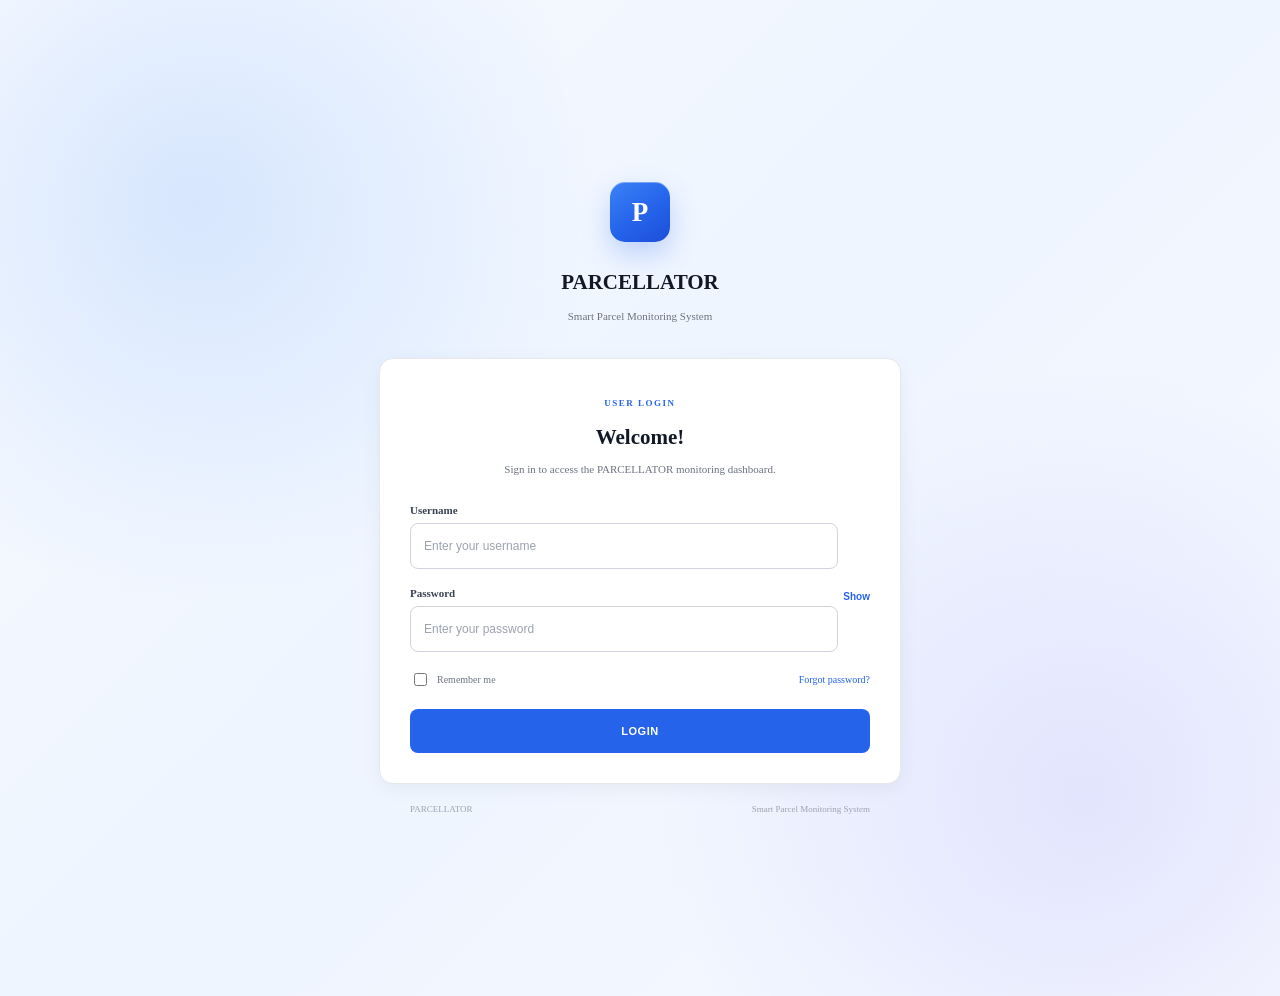
<file: index.html>
<!DOCTYPE html>

<html lang="en">

<head>

    <meta charset="UTF-8">
    <meta name="viewport" content="width=device-width, initial-scale=1.0">

    <title>PARCELLATOR - Login</title>

    <link rel="stylesheet" href="style.css?v=2">

</head>


<body class="login-page">


<main class="login-container">


    <!-- Logo -->
    <div class="login-logo">
        P
    </div>


    <!-- Brand -->
    <div class="login-brand">

        <h1>
            PARCELLATOR
        </h1>

        <p>
            Smart Parcel Monitoring System
        </p>

    </div>


    <!-- Login Card -->
    <section class="login-card">


        <div class="login-heading">

            <p class="login-label">
                USER LOGIN
            </p>

            <h2>
               Welcome!
            </h2>

            <p>
                Sign in to access the PARCELLATOR monitoring dashboard.
            </p>

        </div>


        <!-- Login Form -->
        <form id="loginForm">


            <!-- Username -->
            <div class="form-group">

                <label for="username">
                    Username
                </label>

                <input
                    type="text"
                    id="username"
                    placeholder="Enter your username"
                    autocomplete="username"
                >

            </div>


            <!-- Password -->
            <div class="form-group">

                <div class="password-label">

                    <label for="password">
                        Password
                    </label>

                    <button
                        type="button"
                        id="togglePassword"
                        class="show-password"
                    >
                        Show
                    </button>

                </div>

                <input
                    type="password"
                    id="password"
                    placeholder="Enter your password"
                    autocomplete="current-password"
                >

            </div>


            <!-- Remember Me -->
            <div class="login-options">

                <label class="remember-me">

                    <input
                        type="checkbox"
                        id="rememberMe"
                    >

                    <span>
                        Remember me
                    </span>

                </label>


                <a href="#" class="forgot-password">
                    Forgot password?
                </a>

            </div>


            <!-- Login Button -->
            <button
                type="submit"
                class="login-button"
            >
                LOGIN
            </button>


        </form>

    </section>


    <!-- Footer -->
    <footer class="login-footer">

        <span>
            PARCELLATOR
        </span>

        <span>
            Smart Parcel Monitoring System
        </span>

    </footer>


</main>


<script>

    /* ELEMENTS */

    const loginForm = document.getElementById("loginForm");
    const password = document.getElementById("password");
    const togglePassword = document.getElementById("togglePassword");


    /* SHOW / HIDE PASSWORD */

    togglePassword.addEventListener("click", function () {

        if (password.type === "password") {

            password.type = "text";

            togglePassword.textContent = "Hide";

        } else {

            password.type = "password";

            togglePassword.textContent = "Show";

        }

    });


    /* 
       LOGIN
       NO CREDENTIALS REQUIRED YET */

   loginForm.addEventListener("submit", function (event) {

    event.preventDefault();

    const btn = loginForm.querySelector(".login-button");
    btn.textContent = "SIGNING IN...";
    btn.disabled = true;

    document.body.classList.add("leaving");

    setTimeout(function () {
        window.location.href = "dashboard.html";
    }, 700);

});

</script>


</body>

</html>
</file>
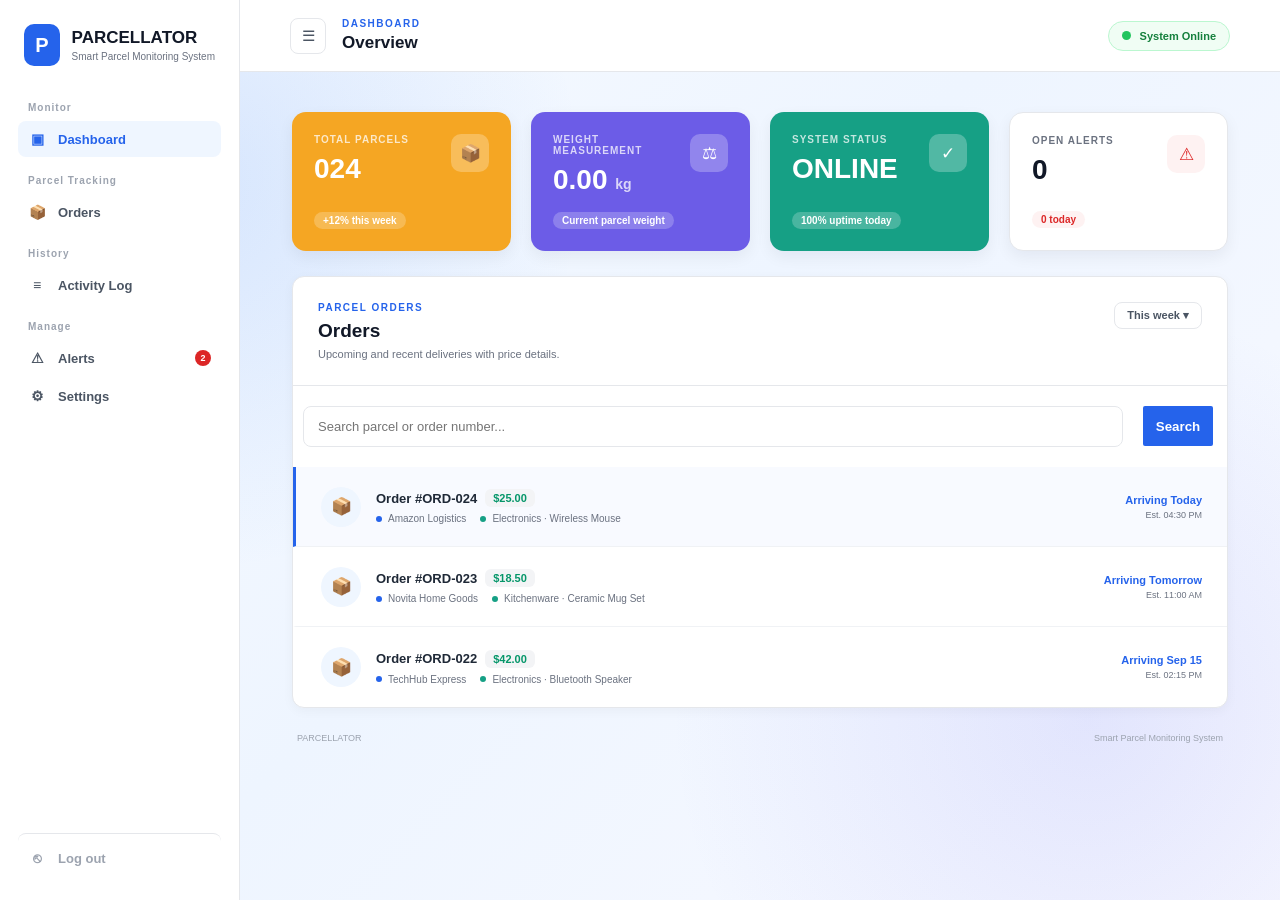
<file: dashboard.html>
<!DOCTYPE html>
<html lang="en">

<head>

    <meta charset="UTF-8">
    <meta name="viewport" content="width=device-width, initial-scale=1.0">

    <title>PARCELLATOR</title>

    <link rel="stylesheet" href="dashboard.css?v=4">

</head>


<body>


    <div class="app-shell">


        <!-- =========================
             SIDEBAR
        ========================== -->

        <aside class="sidebar">

            <div class="brand">

                <div class="logo">
                    P
                </div>

                <div class="brand-text">

                    <h1>
                        PARCELLATOR
                    </h1>

                    <p>
                        Smart Parcel Monitoring System
                    </p>

                </div>

            </div>


            <nav class="sidebar-nav">

                <p class="nav-section-label">Monitor</p>

                <a href="#" class="nav-item active" id="navDashboard">
                    <span class="nav-icon">▣</span>
                    <span>Dashboard</span>
                </a>

                <p class="nav-section-label">Parcel Tracking</p>

                <a href="#" class="nav-item" id="navOrders">
                    <span class="nav-icon">📦</span>
                    <span>Orders</span>
                </a>

                <p class="nav-section-label">History</p>

                <a href="#" class="nav-item" id="navActivityLog">
                    <span class="nav-icon">≡</span>
                    <span>Activity Log</span>
                </a>

                <p class="nav-section-label">Manage</p>

                <a href="#" class="nav-item" id="navAlerts">
                    <span class="nav-icon">⚠</span>
                    <span>Alerts</span>
                    <span class="nav-badge" id="alertsBadge">2</span>
                </a>

                <a href="#" class="nav-item" id="navSettings">
                    <span class="nav-icon">⚙</span>
                    <span>Settings</span>
                </a>

            </nav>


            <a href="index.html" class="sidebar-logout">
                <span class="nav-icon">⎋</span>
                <span>Log out</span>
            </a>

        </aside>


        <div class="main-column">


            <!-- =========================
                 HEADER
            ========================== -->

            <header class="header">

                <div class="header-heading">
                    <button type="button" class="sidebar-toggle" id="sidebarToggle" aria-label="Show or hide sidebar">
                        ☰
                    </button>
                    <div>
                        <p class="label" id="headerCategoryLabel">DASHBOARD</p>
                        <h2 id="headerTitle">Overview</h2>
                    </div>
                </div>


                <!-- System Status -->

                <div class="system-status">

                    <span class="status-dot"></span>

                    <strong>
                        System Online
                    </strong>

                </div>

            </header>



            <!-- =========================
                 MAIN CONTENT
            ========================== -->

            <main class="container">


                <!-- =========================
                     SUMMARY SECTION
                ========================== -->

                <section class="summary" id="summarySection">


                    <!-- Total Parcels -->

                    <div class="stat-card stat-amber">

                        <div class="stat-header">

                            <div>
                                <p class="stat-label">TOTAL PARCELS</p>
                                <h3>024</h3>
                            </div>

                            <div class="stat-icon">
                                📦
                            </div>

                        </div>

                        <span class="stat-delta up">+12% this week</span>

                    </div>


                    <!-- Weight Measurement -->

                    <div class="stat-card stat-purple">

                        <div class="stat-header">

                            <div>
                                <p class="stat-label">WEIGHT MEASUREMENT</p>
                                <h3>0.00 <span class="stat-unit">kg</span></h3>
                            </div>

                            <div class="stat-icon">
                                ⚖
                            </div>

                        </div>

                        <span class="stat-delta">Current parcel weight</span>

                    </div>


                    <!-- System Status -->

                    <div class="stat-card stat-green">

                        <div class="stat-header">

                            <div>
                                <p class="stat-label">SYSTEM STATUS</p>
                                <h3>ONLINE</h3>
                            </div>

                            <div class="stat-icon">
                                ✓
                            </div>

                        </div>

                        <span class="stat-delta">100% uptime today</span>

                    </div>




                    <!-- Open Alerts -->

                    <div class="stat-card stat-light">

                        <div class="stat-header">

                            <div>
                                <p class="stat-label">OPEN ALERTS</p>
                                <h3>0</h3>
                            </div>

                            <div class="stat-icon">
                                ⚠
                            </div>

                        </div>

                        <span class="stat-delta down">0 today</span>

                    </div>


                </section>



                <!-- =========================
                     ORDERS CARD (DEFAULT MAIN VIEW)
                ========================== -->

                <section class="orders-card" id="ordersSection">

                    <div class="orders-header">

    <div>
        <p class="label">PARCEL ORDERS</p>
        <h2>Orders</h2>
        <p class="description">
            Upcoming and recent deliveries with price details.
        </p>
    </div>

    <span class="orders-filter">This week ▾</span>

</div>


<!-- PARCEL SEARCH -->
<div class="parcel-search">
    <input 
        type="text" 
        id="parcelSearch" 
        placeholder="Search parcel or order number..."
    >
    <button type="button" id="searchParcelBtn">Search</button>
</div>


<div class="orders-list">


                        <!-- Order 1 -->

                        <div class="order-item highlighted"
                             tabindex="0"
                             data-parcel="Order #ORD-024"
                             data-price="$25.00"
                             data-eta="Arriving Today at 04:30 PM"
                             data-item="Wireless Mouse"
                             data-qty="1"
                             data-sender="Amazon Logistics"
                             data-tracking="PCL-2026-0091"
                             data-category="Electronics"
                             data-fragile="No"
                             data-value="$25.00"
                             data-taken="09:45 PM Today">

                            <div class="order-icon">
                                📦
                            </div>

                            <div class="order-info">

                                <div class="order-title">
                                    <strong>Order #ORD-024</strong>
                                    <span class="order-price">$25.00</span>
                                </div>

                                <div class="order-route">
                                    <span><i class="dot dot-blue"></i>Amazon Logistics</span>
                                    <span><i class="dot dot-teal"></i>Electronics · Wireless Mouse</span>
                                </div>

                            </div>

                            <div class="order-time">
                                <strong>Arriving Today</strong>
                                <span>Est. 04:30 PM</span>
                            </div>

                        </div>


                        <!-- Order 2 -->

                        <div class="order-item"
                             tabindex="0"
                             data-parcel="Order #ORD-023"
                             data-price="$18.50"
                             data-eta="Arriving Tomorrow at 11:00 AM"
                             data-item="Ceramic Mug Set"
                             data-qty="2"
                             data-sender="Novita Home Goods"
                             data-tracking="PCL-2026-0088"
                             data-category="Kitchenware"
                             data-fragile="Yes"
                             data-value="$18.50"
                             data-taken="09:30 PM Today">

                            <div class="order-icon">
                                📦
                            </div>

                            <div class="order-info">

                                <div class="order-title">
                                    <strong>Order #ORD-023</strong>
                                    <span class="order-price">$18.50</span>
                                </div>

                                <div class="order-route">
                                    <span><i class="dot dot-blue"></i>Novita Home Goods</span>
                                    <span><i class="dot dot-teal"></i>Kitchenware · Ceramic Mug Set</span>
                                </div>

                            </div>

                            <div class="order-time">
                                <strong>Arriving Tomorrow</strong>
                                <span>Est. 11:00 AM</span>
                            </div>

                        </div>


                        <!-- Order 3 -->

                        <div class="order-item"
                             tabindex="0"
                             data-parcel="Order #ORD-022"
                             data-price="$42.00"
                             data-eta="Arriving Sep 15 at 02:15 PM"
                             data-item="Bluetooth Speaker"
                             data-qty="1"
                             data-sender="TechHub Express"
                             data-tracking="PCL-2026-0079"
                             data-category="Electronics"
                             data-fragile="No"
                             data-value="$42.00"
                             data-taken="04:20 PM Yesterday">

                            <div class="order-icon">
                                📦
                            </div>

                            <div class="order-info">

                                <div class="order-title">
                                    <strong>Order #ORD-022</strong>
                                    <span class="order-price">$42.00</span>
                                </div>

                                <div class="order-route">
                                    <span><i class="dot dot-blue"></i>TechHub Express</span>
                                    <span><i class="dot dot-teal"></i>Electronics · Bluetooth Speaker</span>
                                </div>

                            </div>

                            <div class="order-time">
                                <strong>Arriving Sep 15</strong>
                                <span>Est. 02:15 PM</span>
                            </div>

                        </div>


                    </div>

                </section>



                <!-- =========================
                     ACTIVITY LOG SECTION (REPLACES MAIN VIEW)
                ========================== -->

                <section class="orders-card activity-section" id="activityLogSection">

                    <div class="orders-header">

                        <div>
                            <p class="label">SYSTEM LOGS</p>
                            <h2>Activity Log</h2>
                            <p class="description">Detailed logs showing when parcels arrived and when they were taken inside.</p>
                        </div>

                        <span class="orders-filter">All Events ▾</span>

                    </div>


                    <div class="table-wrapper">

                        <table class="activity-table">

                            <thead>
                                <tr>
                                    <th>Order ID</th>
                                    <th>Item Details</th>
                                    <th>Status</th>
                                    <th>Delivered At</th>
                                    <th>Taken Inside At</th>
                                </tr>
                            </thead>

                            <tbody>

                                <tr>
                                    <td><strong>#ORD-024</strong></td>
                                    <td>
                                        <span class="item-name">Wireless Mouse</span>
                                        <span class="item-sub">Amazon Logistics</span>
                                    </td>
                                    <td><span class="tag opened-tag">OPENED</span></td>
                                    <td>09:42 PM Today</td>
                                    <td><strong class="highlight-time">09:45 PM Today</strong></td>
                                </tr>

                                <tr>
                                    <td><strong>#ORD-023</strong></td>
                                    <td>
                                        <span class="item-name">Ceramic Mug Set</span>
                                        <span class="item-sub">Novita Home Goods</span>
                                    </td>
                                    <td><span class="tag closed-tag">CLOSED</span></td>
                                    <td>09:27 PM Today</td>
                                    <td><strong class="highlight-time">09:30 PM Today</strong></td>
                                </tr>

                                <tr>
                                    <td><strong>#ORD-022</strong></td>
                                    <td>
                                        <span class="item-name">Bluetooth Speaker</span>
                                        <span class="item-sub">TechHub Express</span>
                                    </td>
                                    <td><span class="tag opened-tag">OPENED</span></td>
                                    <td>04:15 PM Yesterday</td>
                                    <td><strong class="highlight-time">04:20 PM Yesterday</strong></td>
                                </tr>

                                <tr>
                                    <td><strong>#ORD-021</strong></td>
                                    <td>
                                        <span class="item-name">Mechanical Keyboard</span>
                                        <span class="item-sub">Keychron Store</span>
                                    </td>
                                    <td><span class="tag closed-tag">CLOSED</span></td>
                                    <td>01:10 PM Sep 10, 2026</td>
                                    <td><strong class="highlight-time">01:18 PM Sep 10, 2026</strong></td>
                                </tr>

                                <tr>
                                    <td><strong>#ORD-020</strong></td>
                                    <td>
                                        <span class="item-name">Leather Wallet</span>
                                        <span class="item-sub">Fossil Official</span>
                                    </td>
                                    <td><span class="tag closed-tag">CLOSED</span></td>
                                    <td>10:05 AM Sep 08, 2026</td>
                                    <td><strong class="highlight-time">10:12 AM Sep 08, 2026</strong></td>
                                </tr>

                            </tbody>

                        </table>

                    </div>

                </section>



                <!-- =========================
                     COMPARTMENTS SECTION (REPLACES MAIN VIEW)
                ========================== -->

                <section class="orders-card activity-section" id="compartmentsSection">

                    <div class="orders-header">

                        <div>
                            <p class="label">SMART LOCKER</p>
                            <h2>Compartments</h2>
                            <p class="description">Live status of every parcel compartment in the unit.</p>
                        </div>

                        <span class="orders-filter">8 Compartments ▾</span>

                    </div>

                    <div class="compartments-grid">

                        <div class="compartment-cell state-occupied">
                            <div class="compartment-top">
                                <span class="compartment-id">C1</span>
                                <span class="compartment-status-dot"></span>
                            </div>
                            <div class="compartment-icon">📦</div>
                            <p class="compartment-status">Occupied</p>
                            <p class="compartment-meta">Small · #ORD-024</p>
                            <p class="compartment-sub">Awaiting pickup</p>
                        </div>

                        <div class="compartment-cell state-empty">
                            <div class="compartment-top">
                                <span class="compartment-id">C2</span>
                                <span class="compartment-status-dot"></span>
                            </div>
                            <div class="compartment-icon">◻</div>
                            <p class="compartment-status">Empty</p>
                            <p class="compartment-meta">Small</p>
                            <p class="compartment-sub">Ready for use</p>
                        </div>

                        <div class="compartment-cell state-occupied">
                            <div class="compartment-top">
                                <span class="compartment-id">C3</span>
                                <span class="compartment-status-dot"></span>
                            </div>
                            <div class="compartment-icon">📦</div>
                            <p class="compartment-status">Occupied</p>
                            <p class="compartment-meta">Medium · #ORD-023</p>
                            <p class="compartment-sub">Awaiting pickup</p>
                        </div>

                        <div class="compartment-cell state-empty">
                            <div class="compartment-top">
                                <span class="compartment-id">C4</span>
                                <span class="compartment-status-dot"></span>
                            </div>
                            <div class="compartment-icon">◻</div>
                            <p class="compartment-status">Empty</p>
                            <p class="compartment-meta">Medium</p>
                            <p class="compartment-sub">Ready for use</p>
                        </div>

                        <div class="compartment-cell state-occupied">
                            <div class="compartment-top">
                                <span class="compartment-id">C5</span>
                                <span class="compartment-status-dot"></span>
                            </div>
                            <div class="compartment-icon">📦</div>
                            <p class="compartment-status">Occupied</p>
                            <p class="compartment-meta">Large · #ORD-022</p>
                            <p class="compartment-sub">Awaiting pickup</p>
                        </div>

                        <div class="compartment-cell state-empty">
                            <div class="compartment-top">
                                <span class="compartment-id">C6</span>
                                <span class="compartment-status-dot"></span>
                            </div>
                            <div class="compartment-icon">◻</div>
                            <p class="compartment-status">Empty</p>
                            <p class="compartment-meta">Large</p>
                            <p class="compartment-sub">Ready for use</p>
                        </div>

                        <div class="compartment-cell state-maintenance">
                            <div class="compartment-top">
                                <span class="compartment-id">C7</span>
                                <span class="compartment-status-dot"></span>
                            </div>
                            <div class="compartment-icon">⚠</div>
                            <p class="compartment-status">Maintenance</p>
                            <p class="compartment-meta">Small</p>
                            <p class="compartment-sub">Sensor check needed</p>
                        </div>

                        <div class="compartment-cell state-empty">
                            <div class="compartment-top">
                                <span class="compartment-id">C8</span>
                                <span class="compartment-status-dot"></span>
                            </div>
                            <div class="compartment-icon">◻</div>
                            <p class="compartment-status">Empty</p>
                            <p class="compartment-meta">Medium</p>
                            <p class="compartment-sub">Ready for use</p>
                        </div>

                    </div>

                </section>



                <!-- =========================
                     ALERTS SECTION (REPLACES MAIN VIEW)
                ========================== -->

                <section class="orders-card activity-section" id="alertsSection">

                    <div class="orders-header">

                        <div>
                            <p class="label">SYSTEM ALERTS</p>
                            <h2>Alerts</h2>
                            <p class="description">Notifications about parcel activity and device health.</p>
                        </div>

                        <span class="orders-filter">All Alerts ▾</span>

                    </div>

                    <div class="alerts-list">

                        <div class="alert-item severity-warning">
                            <div class="alert-icon">⚠</div>
                            <div class="alert-body">
                                <div class="alert-title-row">
                                    <strong>Compartment 7 sensor check needed</strong>
                                    <span class="tag warning-tag">WARNING</span>
                                </div>
                                <p class="alert-message">Weight sensor in Compartment 7 reported inconsistent readings across the last 3 uses.</p>
                                <span class="alert-time">2 hours ago</span>
                            </div>
                        </div>

                        <div class="alert-item severity-info">
                            <div class="alert-icon">ℹ</div>
                            <div class="alert-body">
                                <div class="alert-title-row">
                                    <strong>New parcel detected</strong>
                                    <span class="tag info-tag">INFO</span>
                                </div>
                                <p class="alert-message">Order #ORD-024 was placed into Compartment 1 and is awaiting pickup.</p>
                                <span class="alert-time">Today, 04:31 PM</span>
                            </div>
                        </div>

                        <div class="alert-item severity-resolved">
                            <div class="alert-icon">✓</div>
                            <div class="alert-body">
                                <div class="alert-title-row">
                                    <strong>Front door left open</strong>
                                    <span class="tag closed-tag">RESOLVED</span>
                                </div>
                                <p class="alert-message">Front access door was open for over 5 minutes and has since auto-closed and locked.</p>
                                <span class="alert-time">Yesterday, 08:12 PM</span>
                            </div>
                        </div>

                        <div class="alert-item severity-info">
                            <div class="alert-icon">ℹ</div>
                            <div class="alert-body">
                                <div class="alert-title-row">
                                    <strong>Firmware updated</strong>
                                    <span class="tag info-tag">INFO</span>
                                </div>
                                <p class="alert-message">System firmware updated to v2.4.1, improving weight calibration accuracy.</p>
                                <span class="alert-time">Sep 10, 2026</span>
                            </div>
                        </div>

                    </div>

                </section>



                <!-- =========================
                     SETTINGS SECTION (REPLACES MAIN VIEW)
                ========================== -->

                <section class="orders-card activity-section" id="settingsSection">

                    <div class="orders-header">

                        <div>
                            <p class="label">PREFERENCES</p>
                            <h2>Settings</h2>
                            <p class="description">Configure notifications, security, and device behavior.</p>
                        </div>

                    </div>

                    <div class="settings-body">

                        <div class="settings-group">

                            <h3 class="settings-group-title">Notifications</h3>

                            <div class="settings-row">
                                <div class="settings-row-text">
                                    <strong>Email Notifications</strong>
                                    <span>Get an email when a parcel arrives or is taken inside.</span>
                                </div>
                                <label class="switch">
                                    <input type="checkbox" checked>
                                    <span class="slider"></span>
                                </label>
                            </div>

                            <div class="settings-row">
                                <div class="settings-row-text">
                                    <strong>Push Notifications</strong>
                                    <span>Show real-time alerts on this device.</span>
                                </div>
                                <label class="switch">
                                    <input type="checkbox" checked>
                                    <span class="slider"></span>
                                </label>
                            </div>

                            <div class="settings-row">
                                <div class="settings-row-text">
                                    <strong>Sound Alerts</strong>
                                    <span>Play a chime when a new parcel is detected.</span>
                                </div>
                                <label class="switch">
                                    <input type="checkbox">
                                    <span class="slider"></span>
                                </label>
                            </div>

                        </div>


                        <div class="settings-group">

                            <h3 class="settings-group-title">Security</h3>

                            <div class="settings-row">
                                <div class="settings-row-text">
                                    <strong>Auto-lock Compartments</strong>
                                    <span>Automatically lock a compartment once it's closed.</span>
                                </div>
                                <label class="switch">
                                    <input type="checkbox" checked>
                                    <span class="slider"></span>
                                </label>
                            </div>

                            <div class="settings-row">
                                <div class="settings-row-text">
                                    <strong>Two-Factor Authentication</strong>
                                    <span>Require a one-time code when logging in.</span>
                                </div>
                                <label class="switch">
                                    <input type="checkbox">
                                    <span class="slider"></span>
                                </label>
                            </div>

                            <div class="settings-row">
                                <div class="settings-row-text">
                                    <strong>Password</strong>
                                    <span>Last changed on Aug 02, 2026.</span>
                                </div>
                                <button type="button" class="settings-btn">Change Password</button>
                            </div>

                        </div>


                        <div class="settings-group">

                            <h3 class="settings-group-title">Device</h3>

                            <div class="settings-row">
                                <div class="settings-row-text">
                                    <strong>Weight Sensor Calibration</strong>
                                    <span>Recalibrate the scale for more accurate readings.</span>
                                </div>
                                <button type="button" class="settings-btn">Calibrate Now</button>
                            </div>

                            <div class="settings-row">
                                <div class="settings-row-text">
                                    <strong>Firmware Version 2.4.1</strong>
                                    <span>Your device is up to date.</span>
                                </div>
                                <button type="button" class="settings-btn">Check for Updates</button>
                            </div>

                        </div>


                        <div class="settings-footer">
                            <span class="settings-saved-toast" id="settingsSavedToast">Saved!</span>
                            <button type="button" class="login-button settings-save-btn" id="settingsSaveBtn">SAVE CHANGES</button>
                        </div>

                    </div>

                </section>



                <!-- =========================
                     FOOTER
                ========================== -->

                <footer>

                    <span>
                        PARCELLATOR
                    </span>

                    <span>
                        Smart Parcel Monitoring System
                    </span>

                </footer>


            </main>


        </div>


    </div>


    <!-- =========================
         PARCEL CONTENTS MODAL
    ========================== -->

    <div class="modal-overlay" id="contentsModal">

        <div class="modal-box">

            <button type="button" class="modal-close" id="modalClose" aria-label="Close">
                ×
            </button>

            <p class="label" id="modalLabel">PARCEL DETAILS</p>

            <div class="modal-title-row">
                <h2 id="modalParcel">Parcel #024</h2>
                <span class="order-price" id="modalPriceTag">$0.00</span>
            </div>

            <ul class="contents-fields" id="modalFields">
                <li><span>Item</span><strong id="modalItem"></strong></li>
                <li><span>Quantity</span><strong id="modalQty"></strong></li>
                <li><span>Sender</span><strong id="modalSender"></strong></li>
                <li><span>Tracking No.</span><strong id="modalTracking"></strong></li>
                <li><span>Category</span><strong id="modalCategory"></strong></li>
                <li><span>Fragile</span><strong id="modalFragile"></strong></li>
                <li><span>Est. Value</span><strong id="modalValue"></strong></li>
                <li><span>Estimated Arrival</span><strong id="modalEta" class="highlight-time"></strong></li>
            </ul>

        </div>

    </div>


    <script>

        /* SIDEBAR TOGGLE */
        var appShell = document.querySelector(".app-shell");
        var sidebarToggle = document.getElementById("sidebarToggle");

        sidebarToggle.addEventListener("click", function () {
            appShell.classList.toggle("sidebar-collapsed");
        });


        /* NAVIGATION & SCREEN REPLACEMENT LOGIC */
        var navDashboard = document.getElementById("navDashboard");
        var navOrders = document.getElementById("navOrders");
        var navActivityLog = document.getElementById("navActivityLog");
        var navAlerts = document.getElementById("navAlerts");
        var navSettings = document.getElementById("navSettings");

        var allNavItems = [navDashboard, navOrders, navActivityLog, navAlerts, navSettings];

        var summarySection = document.getElementById("summarySection");
        var ordersSection = document.getElementById("ordersSection");
        var activityLogSection = document.getElementById("activityLogSection");
        var compartmentsSection = document.getElementById("compartmentsSection");
        var alertsSection = document.getElementById("alertsSection");
        var settingsSection = document.getElementById("settingsSection");

        var allSections = [summarySection, ordersSection, activityLogSection, compartmentsSection, alertsSection, settingsSection];

        var headerCategoryLabel = document.getElementById("headerCategoryLabel");
        var headerTitle = document.getElementById("headerTitle");
        var mainContainer = document.querySelector(".container");

        /* Small helper: fades the main content in each time the view changes */
        function playViewTransition() {
            mainContainer.classList.remove("view-enter");
            void mainContainer.offsetWidth; /* force reflow so the animation can replay */
            mainContainer.classList.add("view-enter");
        }

        function activateNav(activeItem) {
            allNavItems.forEach(function (item) {
                item.classList.remove("active");
            });
            activeItem.classList.add("active");
        }

        function setVisibleSections(visibleMap) {
            allSections.forEach(function (section) {
                section.style.display = "none";
            });
            Object.keys(visibleMap).forEach(function (id) {
                document.getElementById(id).style.display = visibleMap[id];
            });
        }

        function showDashboardView() {
            activateNav(navDashboard);
            setVisibleSections({ summarySection: "grid", ordersSection: "block" });
            headerCategoryLabel.textContent = "DASHBOARD";
            headerTitle.textContent = "Overview";
            playViewTransition();
        }

        function showOrdersView() {
            activateNav(navOrders);
            setVisibleSections({ ordersSection: "block" });
            headerCategoryLabel.textContent = "ORDERS";
            headerTitle.textContent = "Parcel List";
            playViewTransition();
        }

        function showActivityLogView() {
            activateNav(navActivityLog);
            setVisibleSections({ activityLogSection: "block" });
            headerCategoryLabel.textContent = "ACTIVITY LOG";
            headerTitle.textContent = "Parcel Pickup Times";
            playViewTransition();
        }

        function showCompartmentsView() {
            setVisibleSections({ compartmentsSection: "block" });
            headerCategoryLabel.textContent = "COMPARTMENTS";
            headerTitle.textContent = "Smart Locker Status";
            playViewTransition();
        }

        function showAlertsView() {
            activateNav(navAlerts);
            setVisibleSections({ alertsSection: "block" });
            headerCategoryLabel.textContent = "ALERTS";
            headerTitle.textContent = "System Alerts";
            playViewTransition();
        }

        function showSettingsView() {
            activateNav(navSettings);
            setVisibleSections({ settingsSection: "block" });
            headerCategoryLabel.textContent = "SETTINGS";
            headerTitle.textContent = "Preferences";
            playViewTransition();
        }

        navDashboard.addEventListener("click", function (e) {
            e.preventDefault();
            showDashboardView();
        });

        navOrders.addEventListener("click", function (e) {
            e.preventDefault();
            showOrdersView();
        });

        navActivityLog.addEventListener("click", function (e) {
            e.preventDefault();
            showActivityLogView();
        });

        navAlerts.addEventListener("click", function (e) {
            e.preventDefault();
            showAlertsView();
        });

        navSettings.addEventListener("click", function (e) {
            e.preventDefault();
            showSettingsView();
        });


        /* SETTINGS - SAVE BUTTON TOAST */
        var settingsSaveBtn = document.getElementById("settingsSaveBtn");
        var settingsSavedToast = document.getElementById("settingsSavedToast");

        if (settingsSaveBtn) {
            settingsSaveBtn.addEventListener("click", function () {
                settingsSavedToast.classList.remove("show");
                void settingsSavedToast.offsetWidth;
                settingsSavedToast.classList.add("show");
            });
        }


        /* MODAL LOGIC */
        var modal = document.getElementById("contentsModal");
        var closeBtn = document.getElementById("modalClose");
        var items = document.querySelectorAll(".order-item");

        function openModal(el) {
            document.getElementById("modalParcel").textContent = el.dataset.parcel || "";
            document.getElementById("modalPriceTag").textContent = el.dataset.price || "";

            document.getElementById("modalItem").textContent = el.dataset.item || "";
            document.getElementById("modalQty").textContent = el.dataset.qty || "";
            document.getElementById("modalSender").textContent = el.dataset.sender || "";
            document.getElementById("modalTracking").textContent = el.dataset.tracking || "";
            document.getElementById("modalCategory").textContent = el.dataset.category || "";
            document.getElementById("modalFragile").textContent = el.dataset.fragile || "";
            document.getElementById("modalValue").textContent = el.dataset.value || "";
            document.getElementById("modalEta").textContent = el.dataset.eta || "";

            modal.classList.add("active");
        }

        var parcelSearch = document.getElementById("parcelSearch");
var searchParcelBtn = document.getElementById("searchParcelBtn");

function searchParcels() {
    var searchText = parcelSearch.value.toLowerCase().trim();
    var orders = document.querySelectorAll(".order-item");

    orders.forEach(function(order) {
        var parcel = order.dataset.parcel.toLowerCase();
        var item = order.dataset.item.toLowerCase();

        if (
            searchText === "" ||
            parcel.includes(searchText) ||
            item.includes(searchText)
        ) {
            order.style.display = "";
        } else {
            order.style.display = "none";
        }
    });
}

searchParcelBtn.addEventListener("click", searchParcels);

parcelSearch.addEventListener("input", searchParcels);

        function closeModal() {
            modal.classList.remove("active");
        }

        items.forEach(function (item) {
            if (!item.dataset.parcel) return;

            item.addEventListener("click", function () {
                openModal(item);
            });

            item.addEventListener("keydown", function (e) {
                if (e.key === "Enter" || e.key === " ") {
                    e.preventDefault();
                    openModal(item);
                }
            });
        });

        closeBtn.addEventListener("click", closeModal);

        modal.addEventListener("click", function (e) {
            if (e.target === modal) closeModal();
        });

        document.addEventListener("keydown", function (e) {
            if (e.key === "Escape") closeModal();
        });


        

    </script>


</body>

</html>
</file>
<file: style.css>
/* ==================================================
LOGIN PAGE
================================================== */

:root {

    --ease-smooth: cubic-bezier(0.4, 0, 0.2, 1);
    --ease-out-soft: cubic-bezier(0.16, 1, 0.3, 1);

    /* PARCELLATOR COLORS */
    --primary: #2563eb;
    --primary-dark: #1d4ed8;
    --primary-light: #60a5fa;

    --text-dark: #111827;
    --text: #475569;
    --text-light: #94a3b8;

}

.login-page {

    min-height: 100vh;

    display: flex;

    align-items: center;

    justify-content: center;

    padding: 40px 20px;

    position: relative;

    overflow: hidden;

    /* Main background */
    background:
        radial-gradient(
            circle at 15% 20%,
            rgba(59, 130, 246, 0.16),
            transparent 30%
        ),
        radial-gradient(
            circle at 85% 80%,
            rgba(99, 102, 241, 0.13),
            transparent 32%
        ),
        linear-gradient(
            135deg,
            #f8fbff 0%,
            #eef5ff 48%,
            #f8f9ff 100%
        );

}

/* ==================================================
LOGIN CONTAINER
================================================== */

.login-container {

    width: 100%;

    max-width: 460px;

    display: flex;

    flex-direction: column;

    align-items: center;

    position: relative;

    z-index: 2;

    animation:
        loginFadeIn
        0.6s
        var(--ease-out-soft)
        both;

}

@keyframes loginFadeIn {
from {
    opacity: 0;
    transform: translateY(10px);
}
to {
    opacity: 1;
    transform: translateY(0);
}
}

/* ==================================================
LOGO
================================================== */

.login-logo {

    width: 60px;

    height: 60px;

    display: flex;

    align-items: center;

    justify-content: center;

    background:
        linear-gradient(
            145deg,
            #3b82f6,
            #2563eb 55%,
            #1d4ed8
        );

    color: #ffffff;

    border-radius: 15px;

    font-size: 27px;

    font-weight: bold;

    margin-bottom: 14px;

    position: relative;

    box-shadow:
        0 12px 28px
        rgba(37, 99, 235, 0.25),

        inset 0 1px 0
        rgba(255, 255, 255, 0.35);

}



/* ==================================================
BRAND
================================================== */

.login-brand {
text-align: center;
margin-bottom: 25px;
}

.login-brand h1 {
font-size: 21px;
font-weight: 700;
color: #111827;

}

.login-brand p {
margin-top: 5px;
font-size: 11px;
color: #6b7280;

}

/* ==================================================
LOGIN CARD
================================================== */

.login-card {
width: 100%;
background: #ffffff;
border: 1px solid #e5e7eb;
border-radius: 14px;
padding: 30px;
box-shadow:
    0 5px 20px rgba(0, 0, 0, 0.05);

}

/* ==================================================
LOGIN HEADING
================================================== */

.login-heading {
margin-bottom: 25px;
text-align: center;

}

.login-label {
margin-bottom: 8px;
font-size: 9px;
font-weight: bold;
letter-spacing: 1.5px;
color: #2563eb;

}

.login-heading h2 {
margin-bottom: 7px;
font-size: 21px;
font-weight: 700;
color: #111827;

}

.login-heading p:not(.login-label) {
font-size: 11px;
line-height: 1.6;
color: #6b7280;

}

/* ==================================================
FORM
================================================== */

.form-group {
margin-bottom: 18px;
}

.form-group label {
display: block;
margin-bottom: 7px;
font-size: 11px;
font-weight: 600;
color: #374151;

}

/* ==================================================
PASSWORD LABEL
================================================== */

.password-label {
display: flex;
align-items: center;
justify-content: space-between;
}

.password-label label {
margin-bottom: 7px;
}

.show-password {
border: none;
background: transparent;
color: #2563eb;
font-size: 10px;
font-weight: 600;
cursor: pointer;
padding: 0;

}

.show-password:hover {
text-decoration: underline;
}

/* ==================================================
INPUTS
================================================== */

.form-group input[type="text"],
.form-group input[type="password"] {

width: 400px;
height: 44px;
padding: 0 13px;
background: #ffffff;
border: 1px solid #d1d5db;
border-radius: 8px;
outline: none;
font-family: Arial, Helvetica, sans-serif;
font-size: 12px;
color: #111827;
transition:
    border-color 0.25s var(--ease-smooth),
    box-shadow 0.25s var(--ease-smooth);

}
.form-group input::placeholder {
color: #9ca3af;
}
.form-group input:focus {
border-color: #2563eb;
box-shadow:
    0 0 0 3px rgba(37, 99, 235, 0.10);
}

/* ==================================================
LOGIN OPTIONS
================================================== */

.login-options {
display: flex;
align-items: center;
justify-content: space-between;
margin-bottom: 20px;

}
.remember-me {
display: flex !important;
align-items: center;
gap: 7px;
font-size: 10px !important;
font-weight: normal !important;
color: #6b7280 !important;
cursor: pointer;
}

.remember-me input {
width: 13px;
height: 13px;
accent-color: #2563eb;
cursor: pointer;
}

.forgot-password {
font-size: 10px;
color: #2563eb;
text-decoration: none;
}
.forgot-password:hover {
text-decoration: underline;
}

/* ==================================================
ERROR
================================================== */

.login-error {
display: none;
margin-bottom: 15px;
padding: 9px 11px;
background: #fef2f2;
border: 1px solid #fecaca;
border-radius: 7px;
font-size: 10px;
color: #dc2626;
}

/* ==================================================
LOGIN BUTTON
================================================== */

.login-button {
width: 100%;
height: 44px;
border: none;
border-radius: 8px;
background: #2563eb;
color: #ffffff;
font-family: Arial, Helvetica, sans-serif;
font-size: 11px;
font-weight: 700;
letter-spacing: 0.5px;
cursor: pointer;
transition:
    background 0.25s var(--ease-smooth),
    transform 0.25s var(--ease-out-soft),
    box-shadow 0.25s var(--ease-smooth);
}

.login-button:hover {
background: #1d4ed8;
box-shadow:
    0 8px 20px rgba(37, 99, 235, 0.25);
transform: translateY(-1px);
}
.login-button:active {
transform: translateY(1px);
box-shadow:
    0 3px 8px rgba(37, 99, 235, 0.20);
}

/* ==================================================
FOOTER
================================================== */

.login-footer {
width: 100%;
display: flex;
justify-content: space-between;
margin-top: 20px;
padding: 0 3px;
font-size: 9px;
color: #9ca3af;

}

/* ==================================================
MOBILE
================================================== */

@media (max-width: 550px) {

.login-page {
    padding: 25px 15px;
}
.login-card {
    padding: 25px 20px;
}
.login-brand h1 {
    font-size: 19px;
}
.login-heading h2 {
    font-size: 19px;
}
.login-footer {
    flex-direction: column;
    align-items: center;
    gap: 5px;
}

}
</file>
<file: dashboard.css>
* {
    margin: 0;
    padding: 0;
    box-sizing: border-box;
}


:root {
    --ease-smooth: cubic-bezier(0.4, 0, 0.2, 1);
    --ease-out-soft: cubic-bezier(0.16, 1, 0.3, 1);
}


/* =========================
   VIEW TRANSITION
   (replays each time a nav item swaps the main content)
========================= */

@keyframes viewFadeIn {
    from {
        opacity: 0;
        transform: translateY(8px);
    }
    to {
        opacity: 1;
        transform: translateY(0);
    }
}


.view-enter {
    animation: viewFadeIn 0.35s var(--ease-out-soft) both;
}


/* =========================
   BODY
========================= */

body {

    font-family: Arial, Helvetica, sans-serif;

    color: #1f2937;

    min-height: 100vh;

    /* SAME BACKGROUND AS LOGIN PAGE */
    background:
        radial-gradient(
            circle at 15% 20%,
            rgba(59, 130, 246, 0.16),
            transparent 30%
        ),
        radial-gradient(
            circle at 85% 80%,
            rgba(99, 102, 241, 0.13),
            transparent 32%
        ),
        linear-gradient(
            135deg,
            #f8fbff 0%,
            #eef5ff 48%,
            #f8f9ff 100%
        );

    background-attachment: fixed;

    position: relative;

}







/* =========================
   APP SHELL
========================= */

.app-shell {
    display: flex;
    min-height: 100vh;
}


.main-column {
    flex: 1;
    min-width: 0;

    display: flex;
    flex-direction: column;
}


/* =========================
   SIDEBAR
========================= */

.sidebar {
    width: 240px;
    flex-shrink: 0;

    background: #ffffff;
    border-right: 1px solid #e5e7eb;

    display: flex;
    flex-direction: column;

    padding: 24px 18px;

    position: sticky;
    top: 0;
    height: 100vh;

    overflow: hidden;
    white-space: nowrap;

    transition: width 0.3s var(--ease-smooth), padding 0.3s var(--ease-smooth);
}


.app-shell.sidebar-collapsed .sidebar {
    width: 0;
    padding-left: 0;
    padding-right: 0;
    border-right: none;
}


.sidebar .brand {
    padding: 0 6px 28px;
}


.sidebar-nav {
    flex: 1;

    display: flex;
    flex-direction: column;
    gap: 2px;

    margin-top: 8px;
}


.nav-section-label {
    padding: 16px 10px 6px;

    font-size: 10px;
    font-weight: bold;
    letter-spacing: 1px;

    color: #9ca3af;
}


.nav-section-label:first-child {
    padding-top: 0;
}


.nav-item {
    position: relative;

    display: flex;
    align-items: center;
    gap: 12px;

    padding: 10px 10px;

    border-radius: 8px;

    font-size: 13px;
    font-weight: 600;
    color: #4b5563;
    text-decoration: none;

    transition:
        background 0.25s var(--ease-smooth),
        color 0.25s var(--ease-smooth),
        transform 0.25s var(--ease-smooth);
}

.parcel-search {
    display: flex;
    gap: 10px;
    margin: 20px 0;
}

.parcel-search input {
   flex: 1;
    padding: 12px 14px;
    margin-left: 10px;
    margin-right: 10px;
    border: 1px solid #e5e7eb;
    border-radius: 8px;
    font-size: 13px;
    outline: none;
    box-sizing: border-box;
}

.parcel-search input:focus {
    border-color: #2563eb;
}

.parcel-search button {
     width: 70px;
    height: 40px;
    padding: 0;
    margin-right: 14px;
    box-sizing: border-box;

    border: none;
    border-radius: 2px;
    background: #2563eb;
    color: white;
    font-weight: 600;
    cursor: pointer;

}

.parcel-search button:hover {
    background: #1d4ed8;
}


.nav-item:hover {
    background: #f4f6f9;
    color: #111827;
    transform: translateX(2px);
}


.nav-item.active {
    background: #eff6ff;
    color: #2563eb;
}


.nav-item.active:hover {
    transform: none;
}


.nav-icon {
    width: 18px;
    text-align: center;
    font-size: 14px;
    flex-shrink: 0;
    transition: transform 0.25s var(--ease-smooth);
}


.nav-item:hover .nav-icon {
    transform: scale(1.1);
}


.nav-badge {
    margin-left: auto;

    min-width: 16px;
    height: 16px;
    padding: 0 5px;

    display: flex;
    align-items: center;
    justify-content: center;

    background: #dc2626;
    color: #ffffff;

    border-radius: 999px;

    font-size: 9px;
    font-weight: 700;

    transition: transform 0.2s var(--ease-smooth);
}


.nav-item:hover .nav-badge {
    transform: scale(1.12);
}


/* =========================
   PARCEL CONTENTS FIELDS
========================= */

.contents-fields {
    list-style: none;

    display: flex;
    flex-direction: column;
    gap: 8px;
}


.contents-fields li {
    display: flex;
    align-items: baseline;
    justify-content: space-between;
    gap: 8px;

    font-size: 11px;
}


.contents-fields li span {
    color: #9ca3af;
}


.contents-fields li strong {
    color: #111827;
    font-weight: 600;
    text-align: right;
}


/* =========================
   PARCEL CONTENTS MODAL
========================= */

.modal-overlay {
    display: flex;
    visibility: hidden;
    pointer-events: none;

    position: fixed;
    inset: 0;
    z-index: 100;

    background: rgba(17, 24, 39, 0);

    align-items: center;
    justify-content: center;

    padding: 20px;

    transition:
        background 0.3s var(--ease-smooth),
        visibility 0.3s var(--ease-smooth);
}


.modal-overlay.active {
    visibility: visible;
    pointer-events: auto;
    background: rgba(17, 24, 39, 0.45);
}


.modal-box {
    position: relative;

    width: 100%;
    max-width: 380px;

    background: #ffffff;
    border-radius: 14px;

    padding: 30px;

    box-shadow: 0 15px 40px rgba(0, 0, 0, 0.18);

    opacity: 0;
    transform: scale(0.94) translateY(10px);

    transition:
        opacity 0.3s var(--ease-out-soft),
        transform 0.3s var(--ease-out-soft);
}


.modal-overlay.active .modal-box {
    opacity: 1;
    transform: scale(1) translateY(0);
}


.modal-close {
    position: absolute;
    top: 14px;
    right: 14px;

    width: 28px;
    height: 28px;

    border: none;
    border-radius: 8px;
    background: #f4f6f9;
    color: #6b7280;

    font-size: 16px;
    line-height: 1;
    cursor: pointer;

    transition:
        background 0.2s var(--ease-smooth),
        color 0.2s var(--ease-smooth),
        transform 0.2s var(--ease-smooth);
}


.modal-close:hover {
    background: #e5e7eb;
    color: #111827;
    transform: rotate(90deg);
}


.modal-title-row {
    display: flex;
    align-items: center;
    justify-content: space-between;
    gap: 10px;

    margin-bottom: 18px;
}


.modal-title-row h2 {
    font-size: 19px;
    font-weight: 700;
    color: #111827;
}


.modal-box .contents-fields li {
    font-size: 12px;

    padding-bottom: 8px;
    border-bottom: 1px solid #f0f2f5;
}


.modal-box .contents-fields li:last-child {
    border-bottom: none;
    padding-bottom: 0;
}


/* =========================
   CLICKABLE ORDER ITEMS
========================= */

.order-item[data-parcel] {
    cursor: pointer;
}


.order-item[data-parcel]:focus {
    outline: 2px solid #2563eb;
    outline-offset: -2px;
}


.sidebar-logout {
    display: flex;
    align-items: center;
    gap: 12px;

    padding: 10px;
    margin-top: 12px;

    border-top: 1px solid #e5e7eb;
    padding-top: 16px;

    font-size: 13px;
    font-weight: 600;
    color: #9ca3af;
    text-decoration: none;

    transition: color 0.25s var(--ease-smooth), transform 0.25s var(--ease-smooth), background 0.25s var(--ease-smooth);
    border-radius: 8px;
}


.sidebar-logout:hover {
    color: #dc2626;
    background: #fef2f2;
    transform: translateX(2px);
}


/* =========================
   HEADER
========================= */

.header {
    width: 100%;
    height: 72px;
    background: #ffffff;
    border-bottom: 1px solid #e5e7eb;

    display: flex;
    align-items: center;
    justify-content: space-between;

    padding: 0 50px;
}


.header-heading {
    display: flex;
    align-items: center;
    gap: 16px;
}


.sidebar-toggle {
    width: 36px;
    height: 36px;
    flex-shrink: 0;

    display: flex;
    align-items: center;
    justify-content: center;

    background: #ffffff;
    border: 1px solid #e5e7eb;
    border-radius: 8px;

    font-size: 15px;
    color: #4b5563;
    cursor: pointer;

    transition:
        background 0.25s var(--ease-smooth),
        color 0.25s var(--ease-smooth),
        transform 0.25s var(--ease-smooth);
}


.sidebar-toggle:hover {
    background: #f4f6f9;
    color: #111827;
    transform: scale(1.06);
}


.sidebar-toggle:active {
    transform: scale(0.94);
}


.header-heading .label {
    margin-bottom: 4px;

    font-size: 10px;
    font-weight: bold;
    letter-spacing: 1.5px;

    color: #2563eb;
}


.header-heading h2 {
    font-size: 17px;
    font-weight: 700;
    color: #111827;
}


/* =========================
   BRAND
========================= */

.brand {
    display: flex;
    align-items: center;
    gap: 12px;
}


.logo {
    width: 42px;
    height: 42px;

    display: flex;
    align-items: center;
    justify-content: center;

    background: #2563eb;
    color: #ffffff;

    border-radius: 10px;

    font-size: 20px;
    font-weight: bold;
}


.brand-text h1 {
    font-size: 17px;
    font-weight: 700;
    color: #111827;
}


.brand-text p {
    margin-top: 3px;

    font-size: 10px;
    color: #6b7280;
}


/* =========================
   SYSTEM STATUS
========================= */

.system-status {
    display: flex;
    align-items: center;
    gap: 9px;

    padding: 8px 13px;

    background: #f0fdf4;
    border: 1px solid #bbf7d0;

    border-radius: 20px;
}


.status-dot {
    width: 9px;
    height: 9px;

    background: #22c55e;

    border-radius: 50%;
}


.system-status strong {
    display: block;

    font-size: 11px;
    color: #15803d;
}


.system-status small {
    display: block;

    margin-top: 2px;

    font-size: 9px;
    color: #65a30d;
}


/* =========================
   MAIN
========================= */

.container {
    width: 90%;
    max-width: 1100px;

    margin: 0 auto;

    padding: 40px 0;
}


/* =========================
   SUMMARY
========================= */

.summary {
    display: grid;

    grid-template-columns: repeat(4, 1fr);

    gap: 20px;

    margin-bottom: 25px;
}


/* =========================
   STAT CARD
========================= */

.stat-card {
    border-radius: 14px;

    padding: 22px;

    min-height: 130px;

    display: flex;
    flex-direction: column;
    justify-content: space-between;

    box-shadow: 0 6px 16px rgba(17, 24, 39, 0.06);

    transition: transform 0.3s var(--ease-out-soft), box-shadow 0.3s var(--ease-out-soft);
}


.stat-card:hover {
    transform: translateY(-4px);
    box-shadow: 0 12px 26px rgba(17, 24, 39, 0.12);
}


.stat-icon {
    transition: transform 0.3s var(--ease-out-soft);
}


.stat-card:hover .stat-icon {
    transform: scale(1.08) rotate(-4deg);
}


.stat-header {
    display: flex;
    align-items: flex-start;
    justify-content: space-between;

    margin-bottom: 18px;
}


.stat-label {
    margin-bottom: 10px;

    font-size: 10px;
    font-weight: bold;
    letter-spacing: 1px;

    opacity: 0.75;
}


.stat-header h3 {
    font-size: 28px;
    line-height: 1;
}


.stat-unit {
    font-size: 14px;
    font-weight: 600;
    opacity: 0.75;
}


.stat-icon {
    width: 38px;
    height: 38px;
    flex-shrink: 0;

    display: flex;
    align-items: center;
    justify-content: center;

    border-radius: 10px;

    font-size: 17px;

    background: rgba(255, 255, 255, 0.25);
}


.stat-delta {
    display: inline-block;
    width: fit-content;

    padding: 3px 9px;

    border-radius: 999px;

    font-size: 10px;
    font-weight: 700;

    background: rgba(255, 255, 255, 0.22);
}


/* Color variants */

.stat-amber {
    background: #f5a623;
    color: #ffffff;
}


.stat-purple {
    background: #6c5ce7;
    color: #ffffff;
}


.stat-green {
    background: #16a085;
    color: #ffffff;
}


.stat-light {
    background: #ffffff;
    border: 1px solid #e5e7eb;
    color: #111827;
}


.stat-light .stat-label {
    color: #6b7280;
    opacity: 1;
}


.stat-light .stat-icon {
    background: #fef2f2;
    color: #dc2626;
}


.stat-light .stat-delta {
    background: #fef2f2;
    color: #dc2626;
}


/* =========================
   ORDERS SECTION
========================= */

.orders-card {
    width: 100%;

    background: #ffffff;

    

    border: 1px solid #e5e7eb;

    border-radius: 12px;

    overflow: hidden;

    box-shadow:
        0 3px 12px rgba(0, 0, 0, 0.04);
}


/* =========================
   ORDERS HEADER
========================= */

.orders-header {
    padding: 25px;

    display: flex;
    align-items: flex-start;
    justify-content: space-between;

    border-bottom: 1px solid #e5e7eb;
}


.orders-header .label {
    margin-bottom: 7px;

    font-size: 10px;
    font-weight: bold;

    letter-spacing: 1.5px;

    color: #2563eb;
}


.orders-header h2 {
    margin-bottom: 6px;

    font-size: 19px;

    color: #111827;
}


.orders-header .description {
    font-size: 11px;

    color: #6b7280;
}


.orders-filter {
    flex-shrink: 0;

    padding: 6px 12px;

    border: 1px solid #e5e7eb;
    border-radius: 8px;

    font-size: 11px;
    font-weight: 600;
    color: #4b5563;

    cursor: pointer;
    transition: background 0.2s var(--ease-smooth), border-color 0.2s var(--ease-smooth);
}


.orders-filter:hover {
    background: #f4f6f9;
    border-color: #d1d5db;
}


/* =========================
   ORDER ITEM
========================= */

.order-item {
    width: 100%;

    min-height: 80px;

    padding: 15px 25px;

    display: flex;

    align-items: center;

    gap: 15px;

    border-bottom: 1px solid #f0f2f5;
    border-left: 3px solid transparent;

    transition:
        background 0.25s var(--ease-smooth),
        border-left-color 0.25s var(--ease-smooth),
        padding-left 0.25s var(--ease-smooth);
}


.order-item:last-child {
    border-bottom: none;
}


.order-item:hover {
    background: #fafafa;
    padding-left: 29px;
}


.order-item[data-parcel]:hover .order-icon {
    transform: scale(1.08);
}


.order-item.highlighted {
    border-left-color: #2563eb;
    background: #f8faff;
}


/* =========================
   ORDER ICON
========================= */

.order-icon {
    width: 40px;
    height: 40px;

    flex-shrink: 0;

    display: flex;
    align-items: center;
    justify-content: center;

    border-radius: 99px;

    font-size: 17px;
    background: #eff6ff;
    color: #2563eb;

    transition: transform 0.25s var(--ease-out-soft);
}


/* =========================
   ORDER INFORMATION
========================= */

.order-info {
    flex: 1;

    min-width: 0;
}


.order-title {
    display: flex;

    align-items: center;

    gap: 8px;
}


.order-title strong {
    font-size: 13px;

    color: #1f2937;
}


.order-price {
    padding: 3px 8px;
    background: #f3f4f6;
    border-radius: 6px;
    font-size: 11px;
    font-weight: 700;
    color: #059669;
}


.order-route {
    display: flex;
    flex-wrap: wrap;
    align-items: center;
    gap: 14px;

    margin-top: 6px;

    font-size: 10px;
    color: #6b7280;
}


.order-route span {
    display: flex;
    align-items: center;
    gap: 6px;
}


.dot {
    width: 6px;
    height: 6px;
    border-radius: 50%;

    display: inline-block;
}


.dot-blue {
    background: #2563eb;
}


.dot-teal {
    background: #16a085;
}


/* =========================
   TAGS
========================= */

.tag {
    padding: 3px 6px;

    border-radius: 4px;

    font-size: 8px;
    font-weight: bold;

    display: inline-block;
    transition: transform 0.2s var(--ease-smooth);
}


.warning-tag {
    background: #fffbeb;
    color: #b45309;
}


.info-tag {
    background: #eff6ff;
    color: #2563eb;
}


.opened-tag {
    background: #eff6ff;

    color: #2563eb;
}


.closed-tag {
    background: #f0fdf4;

    color: #16a34a;
}


/* =========================
   ORDER TIME
========================= */

.order-time {
    flex-shrink: 0;

    width: 140px;

    text-align: right;
}


.order-time strong {
    display: block;

    font-size: 11px;

    color: #2563eb;
}


.order-time span {
    display: block;

    margin-top: 4px;

    font-size: 9px;

    color: #6b7280;
}


/* =========================
   ACTIVITY LOG TABLE VIEW
========================= */

.activity-section {
    display: none;
}

.table-wrapper {
    width: 100%;
    overflow-x: auto;
}

.activity-table {
    width: 100%;
    border-collapse: collapse;
    text-align: left;
    font-size: 12px;
}

.activity-table th {
    background: #f9fafb;
    padding: 14px 25px;
    font-size: 10px;
    font-weight: 700;
    letter-spacing: 0.5px;
    color: #6b7280;
    text-transform: uppercase;
    border-bottom: 1px solid #e5e7eb;
}

.activity-table td {
    padding: 16px 25px;
    border-bottom: 1px solid #f0f2f5;
    color: #374151;
}

.activity-table tbody tr {
    transition: background 0.2s var(--ease-smooth);
}


.activity-table tr:hover {
    background: #fafafa;
}

.item-name {
    display: block;
    font-weight: 600;
    color: #111827;
}

.item-sub {
    display: block;
    font-size: 10px;
    color: #9ca3af;
    margin-top: 2px;
}

.highlight-time {
    color: #2563eb;
    font-weight: 700;
}


/* =========================
   COMPARTMENTS GRID
========================= */

.compartments-grid {
    display: grid;
    grid-template-columns: repeat(4, 1fr);
    gap: 16px;

    padding: 25px;
}


.compartment-cell {
    border: 1px solid #e5e7eb;
    border-radius: 12px;

    padding: 16px;

    background: #ffffff;

    transition:
        transform 0.25s var(--ease-out-soft),
        box-shadow 0.25s var(--ease-out-soft),
        border-color 0.25s var(--ease-smooth);
}


.compartment-cell:hover {
    transform: translateY(-3px);
    box-shadow: 0 10px 22px rgba(17, 24, 39, 0.08);
}


.compartment-top {
    display: flex;
    align-items: center;
    justify-content: space-between;

    margin-bottom: 10px;
}


.compartment-id {
    font-size: 11px;
    font-weight: 700;
    color: #9ca3af;
    letter-spacing: 0.5px;
}


.compartment-status-dot {
    width: 8px;
    height: 8px;
    border-radius: 50%;

    background: #d1d5db;

    transition: transform 0.25s var(--ease-smooth), background 0.25s var(--ease-smooth);
}


.compartment-cell:hover .compartment-status-dot {
    transform: scale(1.25);
}


.compartment-icon {
    width: 44px;
    height: 44px;

    display: flex;
    align-items: center;
    justify-content: center;

    margin-bottom: 10px;

    border-radius: 10px;

    font-size: 18px;

    background: #f4f6f9;
    color: #9ca3af;

    transition: transform 0.25s var(--ease-out-soft);
}


.compartment-cell:hover .compartment-icon {
    transform: scale(1.06) rotate(-3deg);
}


.compartment-status {
    margin-bottom: 4px;

    font-size: 13px;
    font-weight: 700;
    color: #111827;
}


.compartment-meta {
    margin-bottom: 2px;

    font-size: 10px;
    color: #6b7280;
}


.compartment-sub {
    font-size: 10px;
    color: #9ca3af;
}


/* Occupied state */
.state-occupied {
    border-color: #bfdbfe;
    background: #f8faff;
}

.state-occupied .compartment-status-dot {
    background: #2563eb;
}

.state-occupied .compartment-icon {
    background: #eff6ff;
    color: #2563eb;
}

.state-occupied .compartment-status {
    color: #2563eb;
}


/* Empty state */
.state-empty .compartment-status-dot {
    background: #22c55e;
}

.state-empty .compartment-icon {
    background: #f0fdf4;
    color: #16a34a;
}


/* Maintenance state */
.state-maintenance {
    border-color: #fde68a;
    background: #fffbeb;
}

.state-maintenance .compartment-status-dot {
    background: #f59e0b;
}

.state-maintenance .compartment-icon {
    background: #fef3c7;
    color: #b45309;
}

.state-maintenance .compartment-status {
    color: #b45309;
}


/* =========================
   ALERTS LIST
========================= */

.alerts-list {
    display: flex;
    flex-direction: column;
}


.alert-item {
    display: flex;
    align-items: flex-start;
    gap: 15px;

    padding: 18px 25px;

    border-bottom: 1px solid #f0f2f5;
    border-left: 3px solid transparent;

    transition:
        background 0.25s var(--ease-smooth),
        border-left-color 0.25s var(--ease-smooth),
        padding-left 0.25s var(--ease-smooth);
}


.alert-item:last-child {
    border-bottom: none;
}


.alert-item:hover {
    background: #fafafa;
    padding-left: 29px;
}


.alert-icon {
    width: 34px;
    height: 34px;
    flex-shrink: 0;

    display: flex;
    align-items: center;
    justify-content: center;

    border-radius: 99px;

    font-size: 14px;

    background: #f4f6f9;
    color: #6b7280;

    transition: transform 0.25s var(--ease-out-soft);
}


.alert-item:hover .alert-icon {
    transform: scale(1.08);
}


.alert-body {
    flex: 1;
    min-width: 0;
}


.alert-title-row {
    display: flex;
    align-items: center;
    flex-wrap: wrap;
    gap: 8px;

    margin-bottom: 6px;
}


.alert-title-row strong {
    font-size: 13px;
    color: #1f2937;
}


.alert-message {
    margin-bottom: 6px;

    font-size: 11px;
    line-height: 1.6;
    color: #6b7280;
}


.alert-time {
    font-size: 9px;
    color: #9ca3af;
}


.severity-warning {
    border-left-color: #f59e0b;
}

.severity-warning .alert-icon {
    background: #fffbeb;
    color: #b45309;
}


.severity-info {
    border-left-color: #2563eb;
}

.severity-info .alert-icon {
    background: #eff6ff;
    color: #2563eb;
}


.severity-resolved {
    border-left-color: #16a34a;
}

.severity-resolved .alert-icon {
    background: #f0fdf4;
    color: #16a34a;
}


/* =========================
   SETTINGS
========================= */

.settings-body {
    padding: 10px 25px 25px;
}


.settings-group {
    padding: 20px 0;
    border-bottom: 1px solid #f0f2f5;
}


.settings-group:last-of-type {
    border-bottom: none;
}


.settings-group-title {
    margin-bottom: 14px;

    font-size: 12px;
    font-weight: 700;
    letter-spacing: 0.5px;
    text-transform: uppercase;
    color: #9ca3af;
}


.settings-row {
    display: flex;
    align-items: center;
    justify-content: space-between;
    gap: 20px;

    padding: 12px 0;
}


.settings-row-text {
    display: flex;
    flex-direction: column;
    gap: 4px;
}


.settings-row-text strong {
    font-size: 12px;
    color: #111827;
}


.settings-row-text span {
    font-size: 10px;
    color: #6b7280;
}


.settings-btn {
    flex-shrink: 0;

    padding: 8px 14px;

    border: 1px solid #e5e7eb;
    border-radius: 8px;
    background: #ffffff;

    font-family: Arial, Helvetica, sans-serif;
    font-size: 10px;
    font-weight: 700;
    color: #2563eb;
    cursor: pointer;

    transition:
        background 0.25s var(--ease-smooth),
        transform 0.25s var(--ease-smooth),
        box-shadow 0.25s var(--ease-smooth);
}


.settings-btn:hover {
    background: #eff6ff;
    box-shadow: 0 4px 10px rgba(37, 99, 235, 0.12);
    transform: translateY(-1px);
}


.settings-btn:active {
    transform: translateY(0);
}


/* Toggle switch */

.switch {
    position: relative;
    display: inline-block;

    width: 40px;
    height: 22px;

    flex-shrink: 0;
}


.switch input {
    opacity: 0;
    width: 0;
    height: 0;
}


.slider {
    position: absolute;
    inset: 0;
    cursor: pointer;

    background: #d1d5db;
    border-radius: 999px;

    transition: background 0.3s var(--ease-smooth);
}


.slider::before {
    content: "";
    position: absolute;

    width: 16px;
    height: 16px;
    left: 3px;
    bottom: 3px;

    background: #ffffff;
    border-radius: 50%;

    box-shadow: 0 1px 3px rgba(0, 0, 0, 0.25);

    transition: transform 0.3s var(--ease-out-soft);
}


.switch input:checked + .slider {
    background: #2563eb;
}


.switch input:checked + .slider::before {
    transform: translateX(18px);
}


.switch input:focus-visible + .slider {
    box-shadow: 0 0 0 3px rgba(37, 99, 235, 0.25);
}


.settings-footer {
    display: flex;
    align-items: center;
    justify-content: flex-end;
    gap: 14px;

    margin-top: 10px;
    padding-top: 20px;
}


.settings-save-btn {
    width: auto;
    height: auto;

    padding: 11px 22px;
    border-radius: 8px;
}


.settings-saved-toast {
    font-size: 11px;
    font-weight: 700;
    color: #16a34a;

    opacity: 0;
    transform: translateY(4px);

    transition: opacity 0.25s var(--ease-smooth), transform 0.25s var(--ease-smooth);
}


.settings-saved-toast.show {
    animation: toastPulse 2.2s var(--ease-out-soft) both;
}


@keyframes toastPulse {
    0% {
        opacity: 0;
        transform: translateY(4px);
    }
    15% {
        opacity: 1;
        transform: translateY(0);
    }
    80% {
        opacity: 1;
        transform: translateY(0);
    }
    100% {
        opacity: 0;
        transform: translateY(-4px);
    }
}


/* =========================
   FOOTER
========================= */

footer {
    width: 100%;

    display: flex;

    justify-content: space-between;

    margin-top: 25px;

    padding: 0 5px;

    font-size: 9px;

    color: #9ca3af;
}


/* =========================
   TABLET
========================= */

@media (max-width: 850px) {

    .summary {
        grid-template-columns: repeat(2, 1fr);
    }

    .compartments-grid {
        grid-template-columns: repeat(2, 1fr);
    }

}


/* =========================
   TABLET
========================= */

@media (max-width: 750px) {

    .header {
        padding: 0 25px;
    }


    .container {
        width: 92%;
    }


    .summary {
        grid-template-columns: 1fr;
    }

}


/* =========================
   MOBILE
========================= */

@media (max-width: 550px) {

    .header {
        height: 65px;

        padding: 0 15px;
    }


    .logo {
        width: 38px;
        height: 38px;
    }


    .brand-text h1 {
        font-size: 14px;
    }


    .brand-text p {
        display: none;
    }


    .system-status {
        padding: 7px 10px;
    }


    .system-status small {
        display: none;
    }


    .app-shell {
        flex-direction: column;
    }


    .sidebar {
        position: static;
        height: auto;
        width: 100%;

        flex-direction: row;
        align-items: center;

        padding: 12px 15px;
        gap: 14px;

        overflow-x: auto;
        border-right: none;
        border-bottom: 1px solid #e5e7eb;
    }


    .sidebar .brand {
        padding: 0;
        flex-shrink: 0;
    }


    .sidebar-nav {
        flex-direction: row;
        margin-top: 0;
        gap: 4px;
    }


    .nav-section-label {
        display: none;
    }


    .sidebar-logout {
        border-top: none;
        border-left: 1px solid #e5e7eb;
        margin-top: 0;
        padding: 0 0 0 14px;
        flex-shrink: 0;
    }


    .header {
        height: auto;
        padding: 14px 15px;
    }


    .container {
        width: 94%;

        padding: 30px 0;
    }


    .stat-card {
        padding: 18px;
    }


    .orders-header {
        padding: 20px;
    }


    .order-item {
        padding: 15px;

        gap: 10px;
    }


    .order-route {
        display: none;
    }


    .order-time {
        width: auto;
    }


    .order-time span {
        display: none;
    }


    .activity-table th,
    .activity-table td {
        padding: 12px 15px;
    }


    .compartments-grid {
        grid-template-columns: repeat(2, 1fr);
        gap: 12px;
        padding: 15px;
    }


    .alert-item {
        padding: 15px;
    }


    .alert-item:hover {
        padding-left: 19px;
    }


    .settings-body {
        padding: 10px 15px 20px;
    }


    .settings-row {
        flex-wrap: wrap;
    }


    .settings-footer {
        justify-content: space-between;
    }


    footer {
        flex-direction: column;

        gap: 5px;
    }

    
}
</file>
